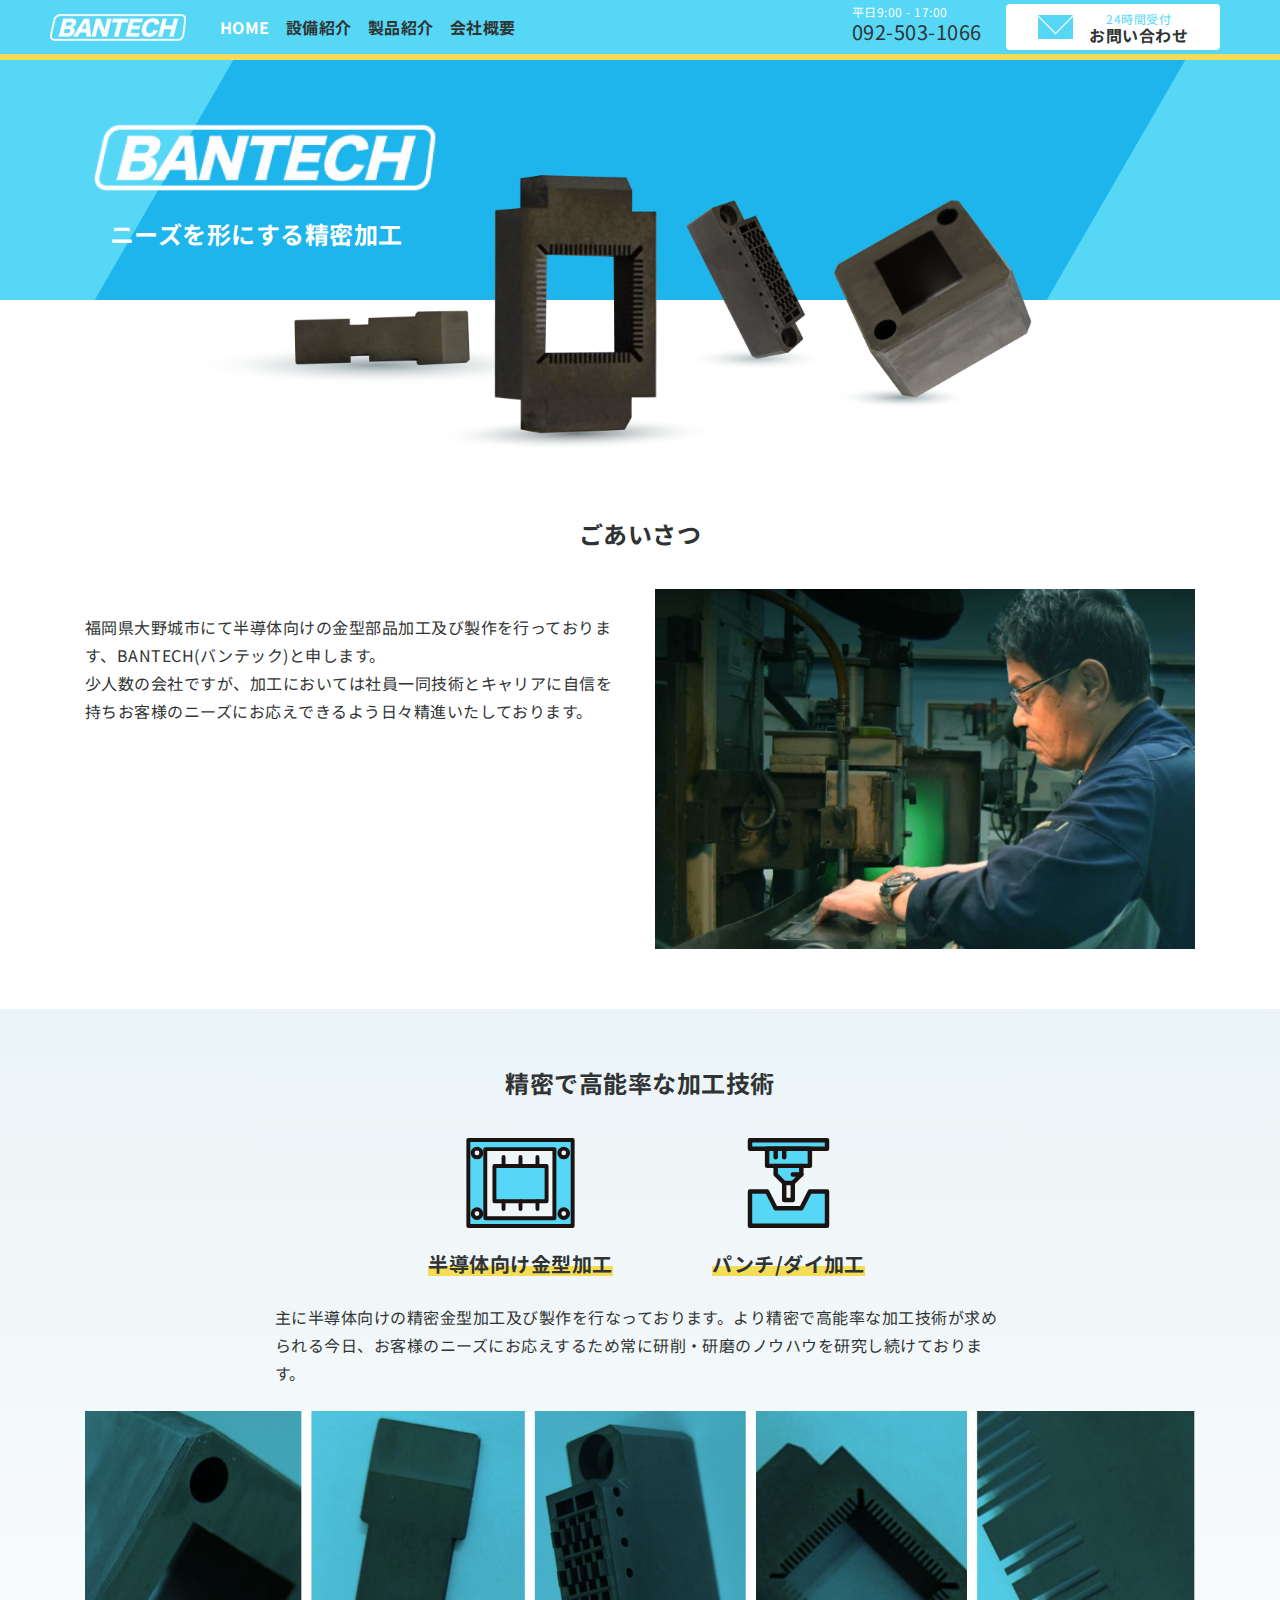
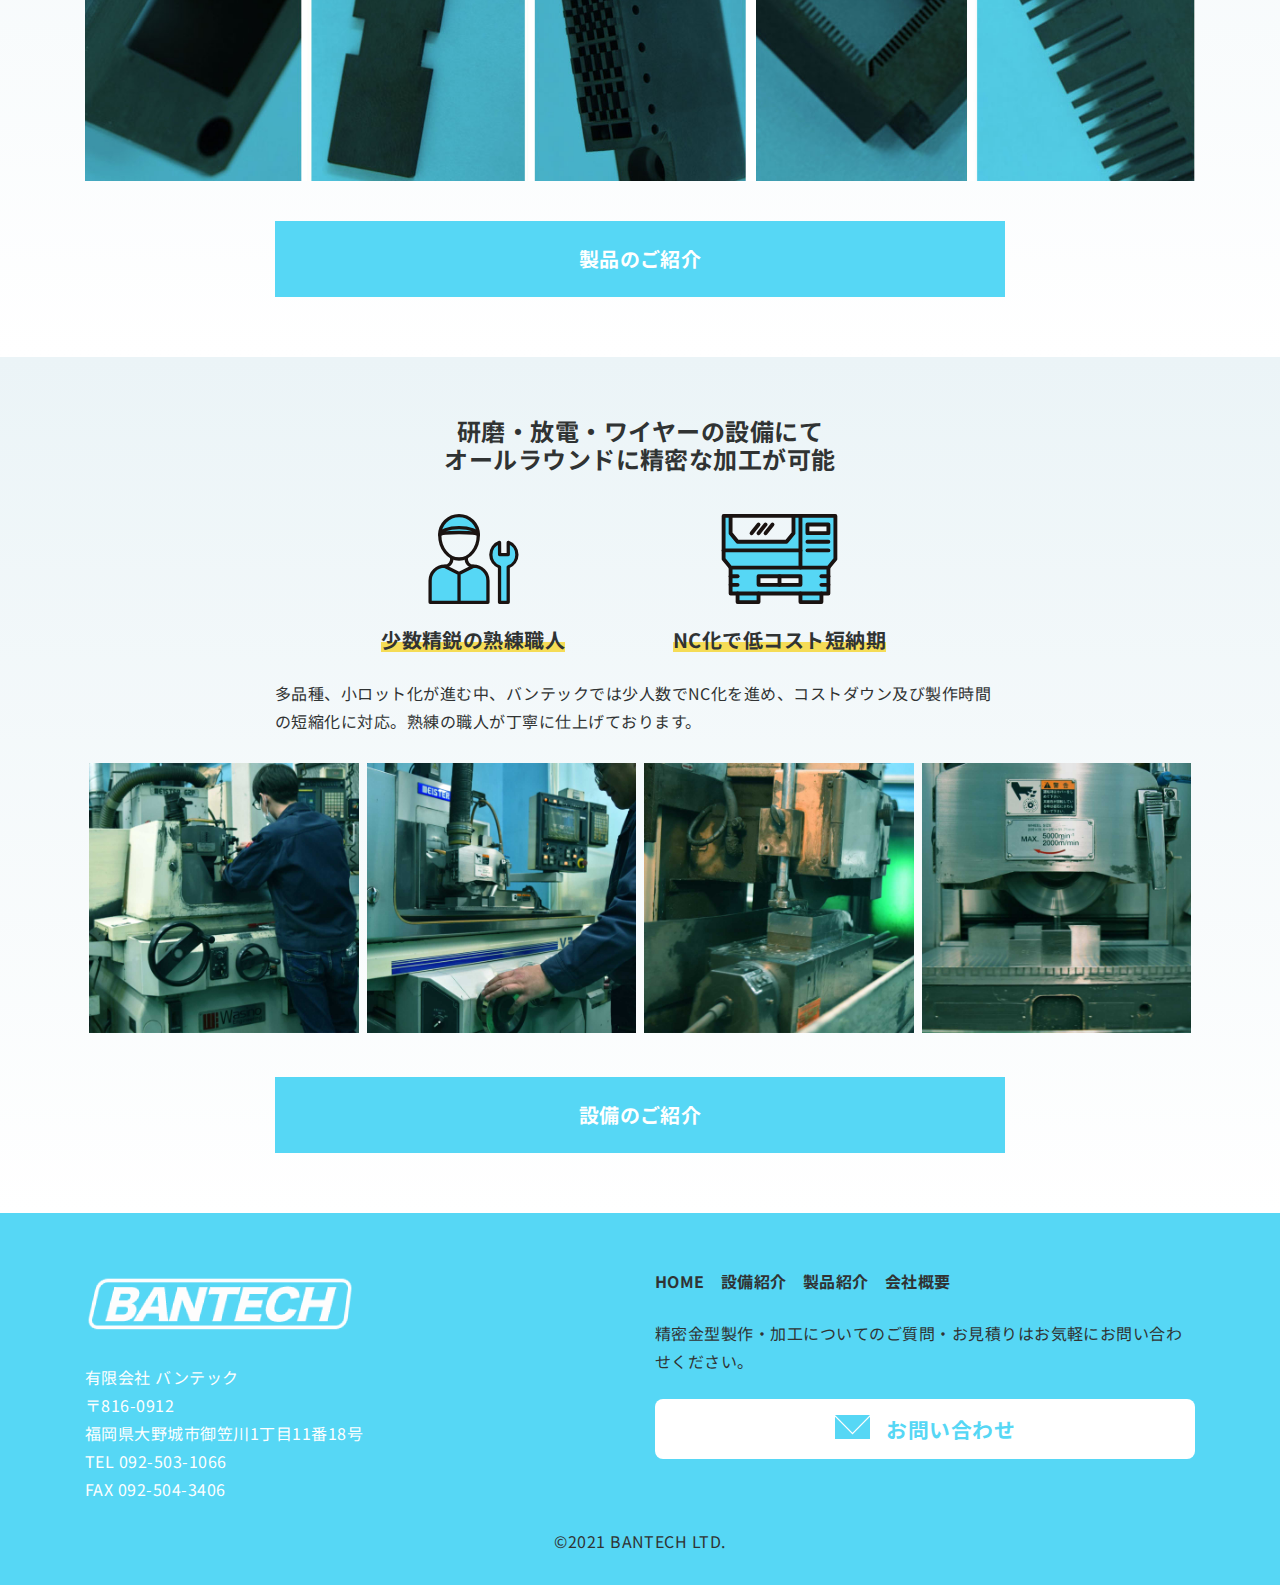
<file: index.html>
<!DOCTYPE html>
<html lang="ja">
    <head>
        <!-- Global site tag (gtag.js) - Google Analytics -->
        <script async src="https://www.googletagmanager.com/gtag/js?id=G-Q1H3HD565G"></script>
        <script>
            window.dataLayer = window.dataLayer || [];
            function gtag(){dataLayer.push(arguments);}
            gtag('js', new Date());
            gtag('config', 'G-Q1H3HD565G');
        </script>
        <meta name="google-site-verification" content="0ElIFGCZyRlmwIi5SnNLTZ-FXx2ceFYCJw8oZu-U47U" />


        <!-- meta -->
        <title>BANTECH-有限会社バンテック | 福岡県大野城市の精密金型製作会社</title>
        <meta name="viewport" content="width=device-width, initial-scale=1">
        <meta name="format-detection" content="telephone=no">
        <meta name="SKYPE_TOOLBAR" content="SKYPE_TOOLBAR_PARSER_COMPATIBLE">
        <meta name="description" content="福岡県大野城市にある、半導体向け金型部品加工、金型製作を行っている会社です。">
        <meta charset="utf-8">

        <!-- Open Graph Tags -->
        <meta property="og:title" content="BANTECH-有限会社バンテック | 福岡県大野城市の精密金型製作会社">
        <meta property="og:type" content="website">
        <meta property="og:site_name" content="BANTECH-有限会社バンテック | 福岡県大野城市の精密金型製作会社">
        <meta property="og:description" content="福岡県大野城市にある、半導体向け金型部品加工、金型製作を行っている会社です。">
        <meta property="og:locale" content="ja_JP">
        <meta name="twitter:text:title" content="BANTECH-有限会社バンテック | 福岡県大野城市の精密金型製作会社">
        <meta name="twitter:card" content="summary">
        <meta name="twitter:description" content="福岡県大野城市にある、半導体向け金型部品加工、金型製作を行っている会社です。">

        <!-- favicon setting -->
        <link rel="shortcut icon" href="https://bantech.jp/res/favicon.ico">
        <link rel="apple-touch-icon" sizes="180x180" href="https://bantech.jp/res/favicon.png">
        <meta name="theme-color" content="#56d7f5">

        <!-- css -->
        <link rel="stylesheet" type="text/css" href="./css/bootstrap.min.css">
        <link rel="stylesheet" type="text/css" href="./css/style.css">
        
        <!-- web-font -->
        <link rel="preconnect" href="https://fonts.googleapis.com">
        <link rel="preconnect" href="https://fonts.gstatic.com" crossorigin>
        <link href="https://fonts.googleapis.com/css2?family=Noto+Sans+JP:wght@400;700;900&display=swap" rel="stylesheet">

    </head>
<body>
    <header id="header">
        <nav id="nav-menu">
            <div class="menu_bar bk_blue">
                <div class="content d-flex flex-row justify-content-between justify-content-lg-start">
                    <div class="logo">
                        <a href="/">
                            <img src="./res/logo.png" alt="BANTECH" />
                        </a>
                    </div>
                    <ul class="d-flex flex-column flex-lg-row align-items-lg-center menu transition">
                        <li class="menu_item active"><a class="color_white" href="/">HOME</a></li>
                        <li class="menu_item"><a class="transition" href="/facilities/">設備紹介</a></li>
                        <li class="menu_item"><a class="transition" href="/products/">製品紹介</a></li>
                        <li class="menu_item"><a class="transition" href="/company/">会社概要</a></li>
                    </ul>
                    <div class="contacts center">
                        <div class="tel d-none d-lg-block">
                            <p class="color_white small">平日9:00 - 17:00</p>
                            <a class="" href="tel:0925031066">092-503-1066</a>
                        </div>
                        <div class="mail">
                            <a class="d-lg-none" href="mailto:bantech@gaea.ocn.jp">
                                <img src="./res/mailicon.svg" alt="mail">
                                <p class="small">お問い合わせ</p>
                            </a>
                            <div class="mailWrap bk_white d-none d-lg-block">
                                <a class="d-flex flex-row justify-content-center align-items-center" href="mailto:bantech@gaea.ocn.jp">
                                    <img src="./res/mailicon_blue.svg" alt="mail">
                                    <div class="d-flex flex-column">
                                        <span class="small color_blue">24時間受付</span>
                                        <p class="center bold">お問い合わせ</p>
                                    </div>
                                </a>
                            </div>
                        </div>
                    </div>
                    <div class="menu_btn d-lg-none">
                        <div id="menu_btn" class="bk_white relative">
                            <span class='menu_line transition'></span>
                            <span class='menu_line transition'></span>
                        </div>
                    </div>
                </div>
            </div>
        </nav>
        <div id="menu_bk" class="transition d-lg-none"></div>
    </header>

    <div id="top_image" class="relative">
        <!-- <img id="mainvisual" src="res/sample_image.jpg" alt="bantech main visual">
        <h1><img src="./res/top_caption@2x.png" alt="ニーズを形にする。"></h1> -->
        <div id="main_visual_bk" class="">
            <div class="bk_blue visual_content">
                <div class="visual1 relative">
                    <div class="skew"></div>
                    <img class="v_logo" src="res/logo.png" alt="bantech logo">
                    <h1 class="bold color_white">ニーズを形にする精密加工</h1>
                </div>
            </div>
        </div>
        <div id="mainvisual" class="center">
            <img src="res/main_products.png" alt="bantech main visual">
        </div>
    </div>

    <section id="greeting">
        <h2 class="center bold">ごあいさつ</h2>
        <div class="container spacer_m">
            <div class="row">
                <div class="col-12 col-lg-6 order-1 order-lg-2"><img src="./res/mrban.jpg" alt=""></div>
                <p class="col-12 col-lg-6 order-2 order-lg-1 spacer_s">福岡県大野城市にて半導体向けの金型部品加工及び製作を行っております、BANTECH(バンテック)と申します。<br />少人数の会社ですが、加工においては社員一同技術とキャリアに自信を持ちお客様のニーズにお応えできるよう日々精進いたしております。</p>
            </div>
        </div>
    </section>

    <section id="product_info" class="bk_gradient">
        <h2 class="center bold">精密で高能率な加工技術</h2>
        <div class="d-flex spacer_m justify-content-md-center">
            <div class="center w-50 iconset">
                <img class="icon" src="res/icon_kanagata.svg" alt="半導体向け金型加工アイコン">
                <h3 class="bold caption spacer_s">半導体向け金型加工</h3>
            </div>
            <div class="center w-50 iconset">
                <img class="icon" src="res/icon_malldie.svg" alt="パンチ/ダイ加工アイコン">
                <h3 class="bold caption spacer_s">パンチ/ダイ加工</h3>
            </div>
        </div>
        <div class="container spacer_s">
            <div class="row">
                <p class="col-12 col-lg-8 offset-lg-2">主に半導体向けの精密金型加工及び製作を行なっております。より精密で高能率な加工技術が求められる今日、お客様のニーズにお応えするため常に研削・研磨のノウハウを研究し続けております。</p>
            </div>
            <div class="row">
                <div class="col-12">
                    <img class="spacer_s" src="res/products.jpg" alt="bantechの製品">
                    <!-- <div class="d-flex flex-row flex-wrap gallery spacer_s"> -->
                        <!-- <img src="res/products.jpg" alt="bantechの製品"> -->
                        <!-- <img class="w-50" src="res/product1.jpg" alt="product1">
                        <img class="w-50" src="res/product2.jpg" alt="product2">
                        <img class="w-50" src="res/product3.jpg" alt="product3">
                        <img class="w-50" src="res/product4.jpg" alt="product4"> -->
                    <!-- </div> -->
                </div>
            </div>
            <div class="row">
                <div class="col-12 col-lg-8 offset-lg-2">
                    <div class="btn_ bk_blue center spacer_m">
                        <a class="bold color_white" href="/products/">製品のご紹介</a>
                    </div>
                </div>
            </div>
        </div>
    </section>

    <section id="facility_info" class="bk_gradient">
        <h2 class="center bold">研磨・放電・ワイヤーの設備にて<br />オールラウンドに精密な加工が可能</h2>
        <div class="d-flex spacer_m justify-content-md-center">
            <div class="center w-50 iconset">
                <img class="icon" src="res/icon_syokunin.svg" alt="熟練職人アイコン">
                <h3 class="bold caption spacer_s">少数精鋭の熟練職人</h3>
            </div>
            <div class="center w-50 iconset">
                <img class="icon" src="res/icon_nc.svg" alt="NCアイコン">
                <h3 class="bold caption spacer_s">NC化で低コスト短納期</h3>
            </div>
        </div>
        <div class="container spacer_s">
            <div class="row">
                <p class="col-12 col-lg-8 offset-lg-2">多品種、小ロット化が進む中、バンテックでは少人数でNC化を進め、コストダウン及び製作時間の短縮化に対応。熟練の職人が丁寧に仕上げております。</p>
            </div>
            <div class="row">
                <div class="col-12">
                    <div class="d-flex flex-row flex-wrap gallery spacer_s">
                        <img class="w-50" src="res/facility2.jpg" alt="facility1">
                        <img class="w-50" src="res/facility3.jpg" alt="facility2">
                        <img class="w-50" src="res/facility4.jpg" alt="facility3">
                        <img class="w-50" src="res/facility5.jpg" alt="facility4">
                    </div>
                </div>
            </div>
            <div class="row">
                <div class="col-12 col-lg-8 offset-lg-2">
                    <div class="btn_ bk_blue center spacer_m">
                        <a class="bold color_white" href="/facilities/">設備のご紹介</a>
                    </div>
                </div>
            </div>
        </div>
    </section>

    <footer class="bk_blue">
        <div class="container">
            <div class="row">
                <div class="col-12 col-lg-6 spacer_s">
                    <a href="/"><img class="logo" src="./res/logo.png" alt="BANTECH"></a>
                    <p class='color_white spacer_s'>有限会社 バンテック</p>
                    <p class='color_white'>〒816-0912</p>
                    <p class='color_white'>福岡県大野城市御笠川1丁目11番18号</p>
                    <p class='color_white'>TEL 092-503-1066</p>
                    <p class='color_white'>FAX 092-504-3406</p>
                </div>
                <div class="col-12 col-lg-6 spacer_s">
                    <ul class="footernav d-flex flex-row align-items-center">
                        <li class="menu_item"><a class="bold" href="/">HOME</a></li>
                        <li class="menu_item"><a class="bold" href="/facilities/">設備紹介</a></li>
                        <li class="menu_item"><a class="bold" href="/products/">製品紹介</a></li>
                        <li class="menu_item"><a class="bold" href="/company/">会社概要</a></li>
                    </ul>
                    <p class="spacer_s">精密金型製作・加工についてのご質問・お見積りはお気軽にお問い合わせください。</p>
                    <div class="mailbox bk_white spacer_s">
                        <a class="d-flex justify-content-center" href="mailto:bantech@gaea.ocn.jp">
                            <img src="./res/mailicon_blue.svg" alt="mail">
                            <p class="color_blue bold">お問い合わせ</p>
                        </a>
                    </div>
                </div>
            </div>
        </div>
	    <p id="copyright" class="spacer_s center">&copy;2021 BANTECH LTD.</p><!-- copyright -->
    </footer>

    <!-- js -->
    <script type="text/javascript" src="./js/jquery.min.js"></script>
    <script type="text/javascript" src="./js/bootstrap.min.js"></script>
    <script type="text/javascript" src="./js/controller.js"></script>
</body>
</html>
</file>
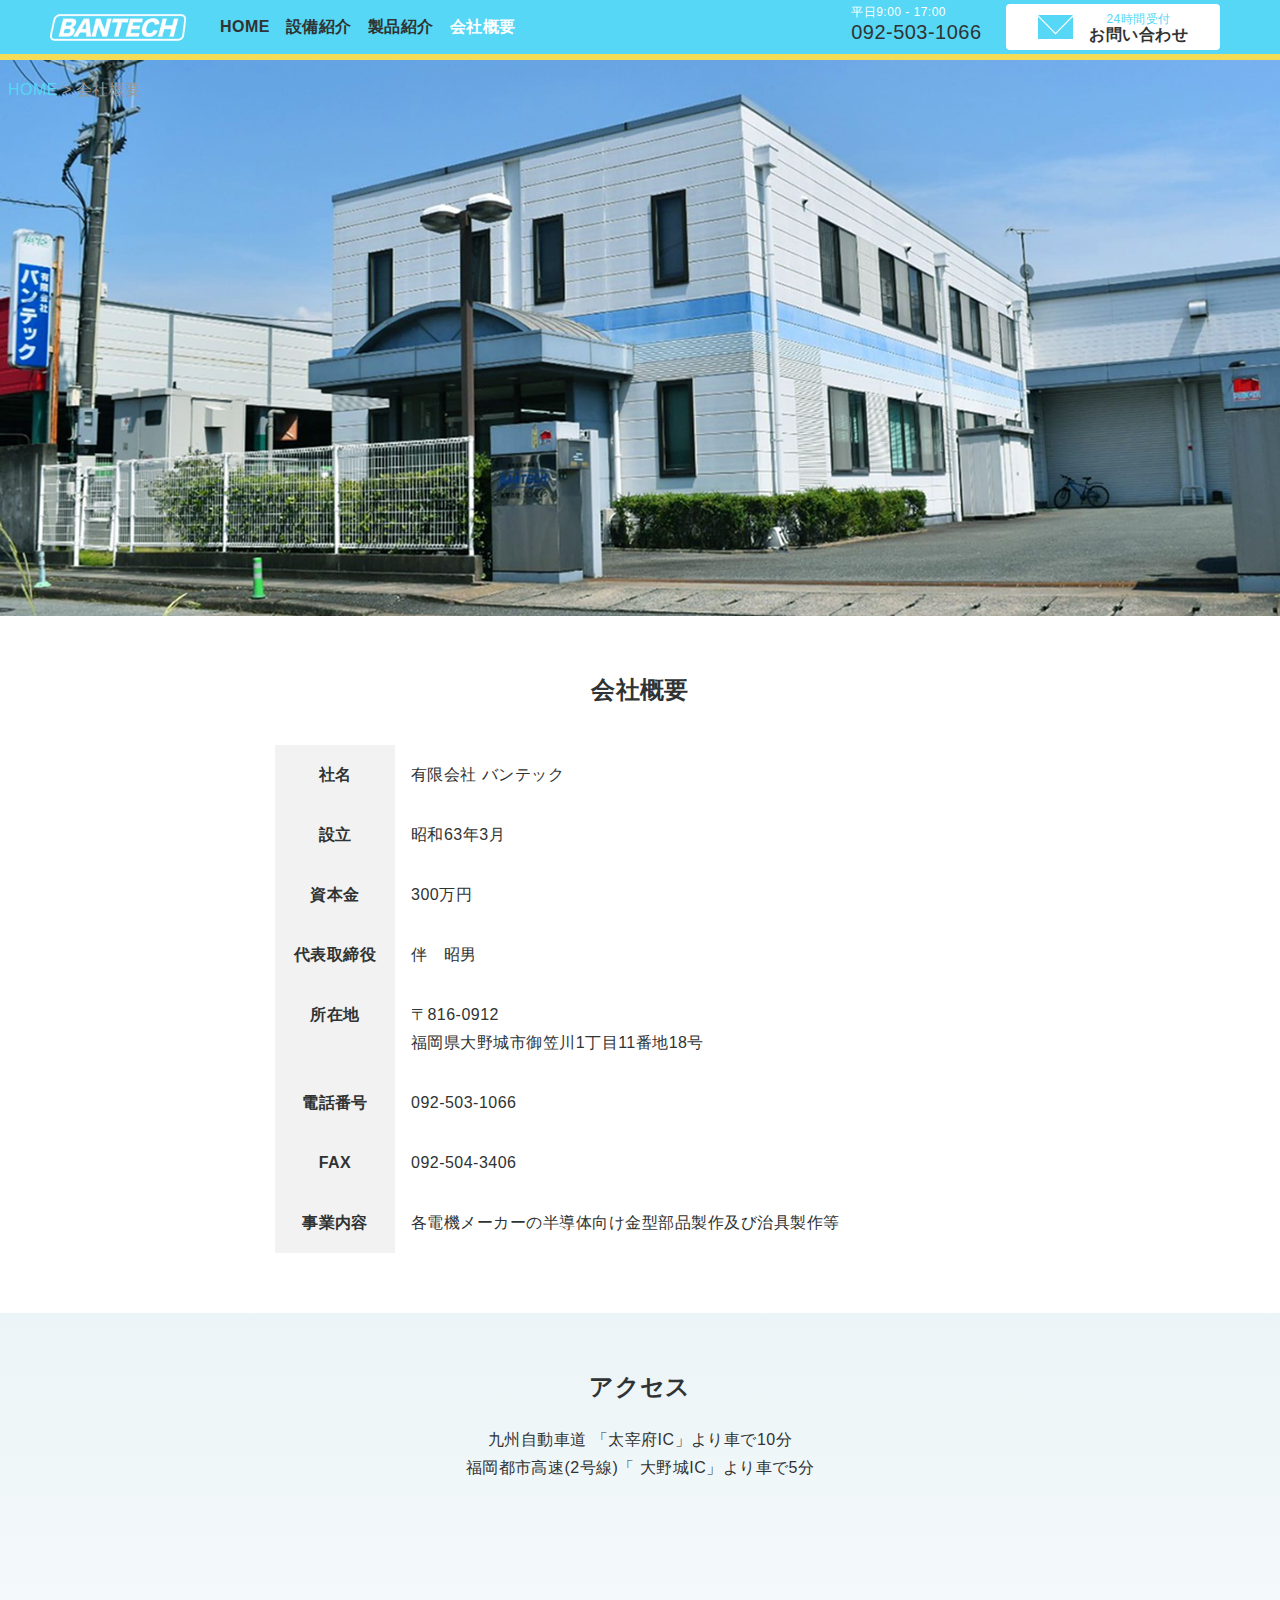
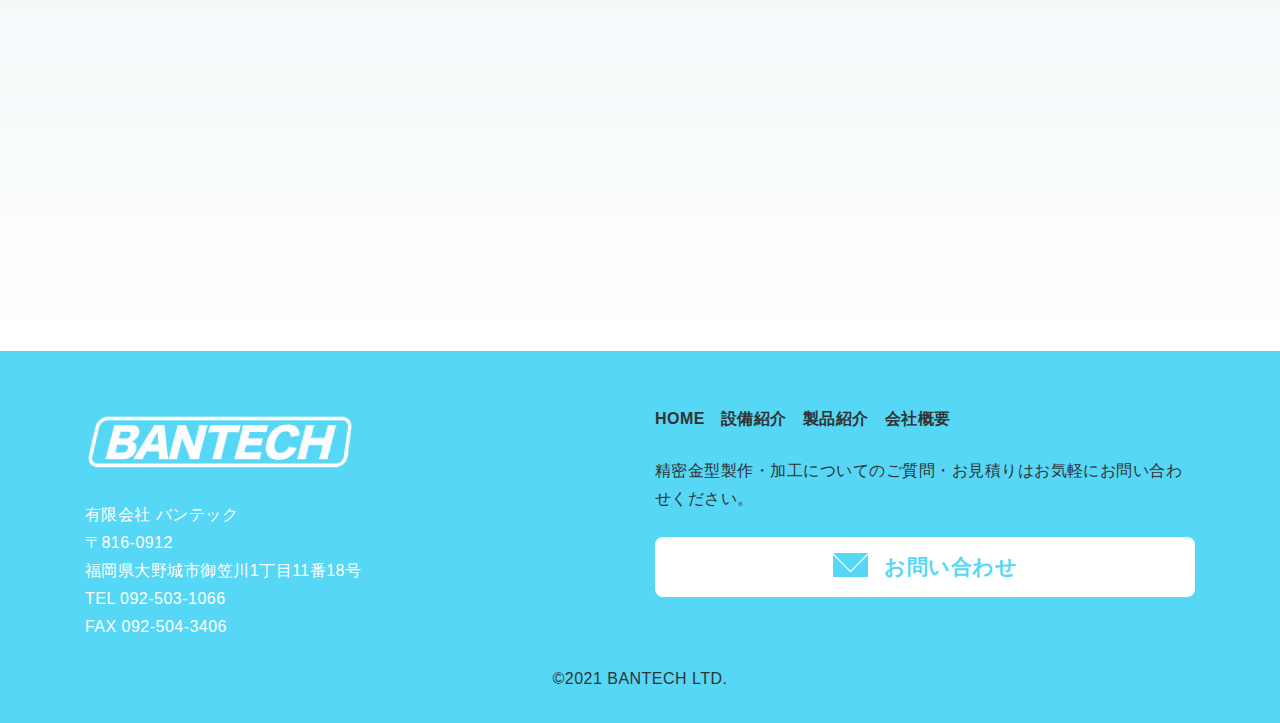
<file: company/index.html>
<!DOCTYPE html>
<html lang="ja">
    <head>
        <!-- Global site tag (gtag.js) - Google Analytics -->
        <script async src="https://www.googletagmanager.com/gtag/js?id=G-Q1H3HD565G"></script>
        <script>
            window.dataLayer = window.dataLayer || [];
            function gtag(){dataLayer.push(arguments);}
            gtag('js', new Date());
            gtag('config', 'G-Q1H3HD565G');
        </script>
        <meta name="google-site-verification" content="0ElIFGCZyRlmwIi5SnNLTZ-FXx2ceFYCJw8oZu-U47U" />

        <!-- meta -->
        <title>会社概要 | BANTECH-有限会社バンテック | 福岡県大野城市の精密金型製作会社</title>
        <meta name="viewport" content="width=device-width, initial-scale=1">
        <meta name="format-detection" content="telephone=no">
        <meta name="SKYPE_TOOLBAR" content="SKYPE_TOOLBAR_PARSER_COMPATIBLE">
        <meta name="description" content="会社概要をご紹介するページです。弊社は福岡県大野城市にある、半導体向け金型部品加工、金型製作を行っている会社です。">
        <meta charset="utf-8">

        <!-- Open Graph Tags -->
        <meta property="og:title" content="BANTECH-有限会社バンテック | 福岡県大野城市の精密金型製作会社">
        <meta property="og:type" content="website">
        <meta property="og:site_name" content="BANTECH-有限会社バンテック | 福岡県大野城市の精密金型製作会社">
        <meta property="og:description" content="福岡県大野城市にある、半導体向け金型部品加工、金型製作を行っている会社です。">
        <meta property="og:locale" content="ja_JP">
        <meta name="twitter:text:title" content="BANTECH-有限会社バンテック | 福岡県大野城市の精密金型製作会社">
        <meta name="twitter:card" content="summary">
        <meta name="twitter:description" content="福岡県大野城市にある、半導体向け金型部品加工、金型製作を行っている会社です。">

        <!-- favicon setting -->
        <link rel="shortcut icon" href="https://bantech.jp/res/favicon.ico">
        <link rel="apple-touch-icon" sizes="180x180" href="https://bantech.jp/res/favicon.png">
        <meta name="theme-color" content="#56d7f5">

        <!-- css -->
        <link rel="stylesheet" type="text/css" href="../css/bootstrap.min.css">
        <link rel="stylesheet" type="text/css" href="../css/style.css">
        
        <!-- web-font -->

    </head>
<body>
    <header id="header">
        <nav id="nav-menu">
            <div class="menu_bar bk_blue">
                <div class="content d-flex flex-row justify-content-between justify-content-lg-start">
                    <div class="logo">
                        <a href="/"><img src="../res/logo.png" alt="BANTECH" /></a>
                    </div>
                    <ul class="d-flex flex-column flex-lg-row align-items-lg-center menu transition">
                        <li class="menu_item"><a class="transition" href="/">HOME</a></li>
                        <li class="menu_item"><a class="transition" href="/facilities/">設備紹介</a></li>
                        <li class="menu_item"><a class="transition" href="/products/">製品紹介</a></li>
                        <li class="menu_item active"><a class="color_white" href="/company/">会社概要</a></li>
                    </ul>
                    <div class="contacts center">
                        <div class="tel d-none d-lg-block">
                            <p class="color_white small">平日9:00 - 17:00</p>
                            <a class="" href="tel:0925031066">092-503-1066</a>
                        </div>
                        <div class="mail">
                            <a class="d-lg-none" href="mailto:bantech@gaea.ocn.jp">
                                <img src="../res/mailicon.svg" alt="mail">
                                <p class="small">お問い合わせ</p>
                            </a>
                            <div class="mailWrap bk_white d-none d-lg-block">
                                <a class="d-flex flex-row justify-content-center align-items-center" href="mailto:bantech@gaea.ocn.jp">
                                    <img src="../res/mailicon_blue.svg" alt="mail">
                                    <div class="d-flex flex-column">
                                        <span class="small color_blue">24時間受付</span>
                                        <p class="center bold">お問い合わせ</p>
                                    </div>
                                </a>
                            </div>
                        </div>
                    </div>
                    <div class="menu_btn d-lg-none">
                        <div id="menu_btn" class="bk_white relative">
                            <span class='menu_line transition'></span>
                            <span class='menu_line transition'></span>
                        </div>
                    </div>
                </div>
            </div>
        </nav>
        <div id="menu_bk" class="transition d-lg-none"></div>
    </header>

    <nav class="breadcrumbs">
        <ol class="d-flex flex-row">
            <li><a class="color_blue" href="/">HOME</a></li>
            <li>会社概要</li>
        </ol>
    </nav>

    <div class="company_image">
        <img src="../res/company.jpg">
    </div>

    <section id="greeting" class="company bk_white">
        <h1 class="center bold">会社概要</h1>
        
        <div class="container spacer_m">
            <div class="row">
                <div class="col-12 col-xl-8 offset-xl-2">
                    <table class="company_info">
                        <tbody>
                            <tr>
                                <th>社名</th>
                                <td>有限会社 バンテック</td>
                            </tr>
                            <tr>
                                <th>設立</th>
                                <td>昭和63年3月</td>
                            </tr>
                            <tr>
                                <th>資本金</th>
                                <td>300万円</td>
                            </tr>
                            <tr>
                                <th>代表取締役</th>
                                <td>伴　昭男</td>
                            </tr>
                            <tr>
                                <th>所在地</th>
                                <td>〒816-0912<br />福岡県大野城市御笠川1丁目11番地18号</td>
                            </tr>
                            <tr>
                                <th>電話番号</th>
                                <td>092-503-1066</td>
                            </tr>
                            <tr>
                                <th>FAX</th>
                                <td>092-504-3406</td>
                            </tr>
                            <tr>
                                <th>事業内容</th>
                                <td>各電機メーカーの半導体向け金型部品製作及び治具製作等</td>
                            </tr>
                        </tbody>
                    </table>
                </div>
            </div>
        </div>
    </section>

    <section class="bk_gradient">
        <div class="container">
            <div class="row">
                <div class="col-12">
                    <h2 class="bold center">アクセス</h2>
                </div>
                <div class="col-12 spacer_s">
                    <p class="center">九州自動車道 「太宰府IC」より車で10分<br />福岡都市高速(2号線)「 大野城IC」より車で5分</p>
                </div>
                <div class="col-12 spacer_m">
                    <iframe src="https://www.google.com/maps/embed?pb=!1m18!1m12!1m3!1d3325.169219218526!2d130.47665731446216!3d33.548979451531395!2m3!1f0!2f0!3f0!3m2!1i1024!2i768!4f13.1!3m3!1m2!1s0x35419a8713cadb65%3A0x7105bd55b5869f64!2z77yI5pyJ77yJ44OQ44Oz44OG44OD44Kv!5e0!3m2!1sja!2sjp!4v1629878059548!5m2!1sja!2sjp" style="border:0; width:100%; height: 40vh; max-height: 600px;" allowfullscreen="true" loading="lazy"></iframe>
                </div>
            </div>
        </div>
    </section>

    <footer class="bk_blue">
        <div class="container">
            <div class="row">
                <div class="col-12 col-lg-6 spacer_s">
                    <a href="/"><img class="logo" src="../res/logo.png" alt="BANTECH" /></a>
                    <p class='color_white spacer_s'>有限会社 バンテック</p>
                    <p class='color_white'>〒816-0912</p>
                    <p class='color_white'>福岡県大野城市御笠川1丁目11番18号</p>
                    <p class='color_white'>TEL 092-503-1066</p>
                    <p class='color_white'>FAX 092-504-3406</p>
                </div>
                <div class="col-12 col-lg-6 spacer_s">
                    <ul class="footernav d-flex flex-row align-items-center">
                        <li class="menu_item"><a class="bold" href="/">HOME</a></li>
                        <li class="menu_item"><a class="bold" href="/facilities/">設備紹介</a></li>
                        <li class="menu_item"><a class="bold" href="/products/">製品紹介</a></li>
                        <li class="menu_item"><a class="bold" href="/company/">会社概要</a></li>
                    </ul>
                    <p class="spacer_s">精密金型製作・加工についてのご質問・お見積りはお気軽にお問い合わせください。</p>
                    <div class="mailbox bk_white spacer_s">
                        <a class="d-flex justify-content-center" href="mailto:bantech@gaea.ocn.jp">
                            <img src="../res/mailicon_blue.svg" alt="mail">
                            <p class="color_blue bold">お問い合わせ</p>
                        </a>
                    </div>
                </div>
            </div>
        </div>
	    <p id="copyright" class="spacer_s center">&copy;2021 BANTECH LTD.</p><!-- copyright -->
    </footer>

    <!-- js -->
    <script type="text/javascript" src="../js/jquery.min.js"></script>
    <script type="text/javascript" src="../js/bootstrap.min.js"></script>
    <script type="text/javascript" src="../js/controller.js"></script>
</body>
</html>
</file>
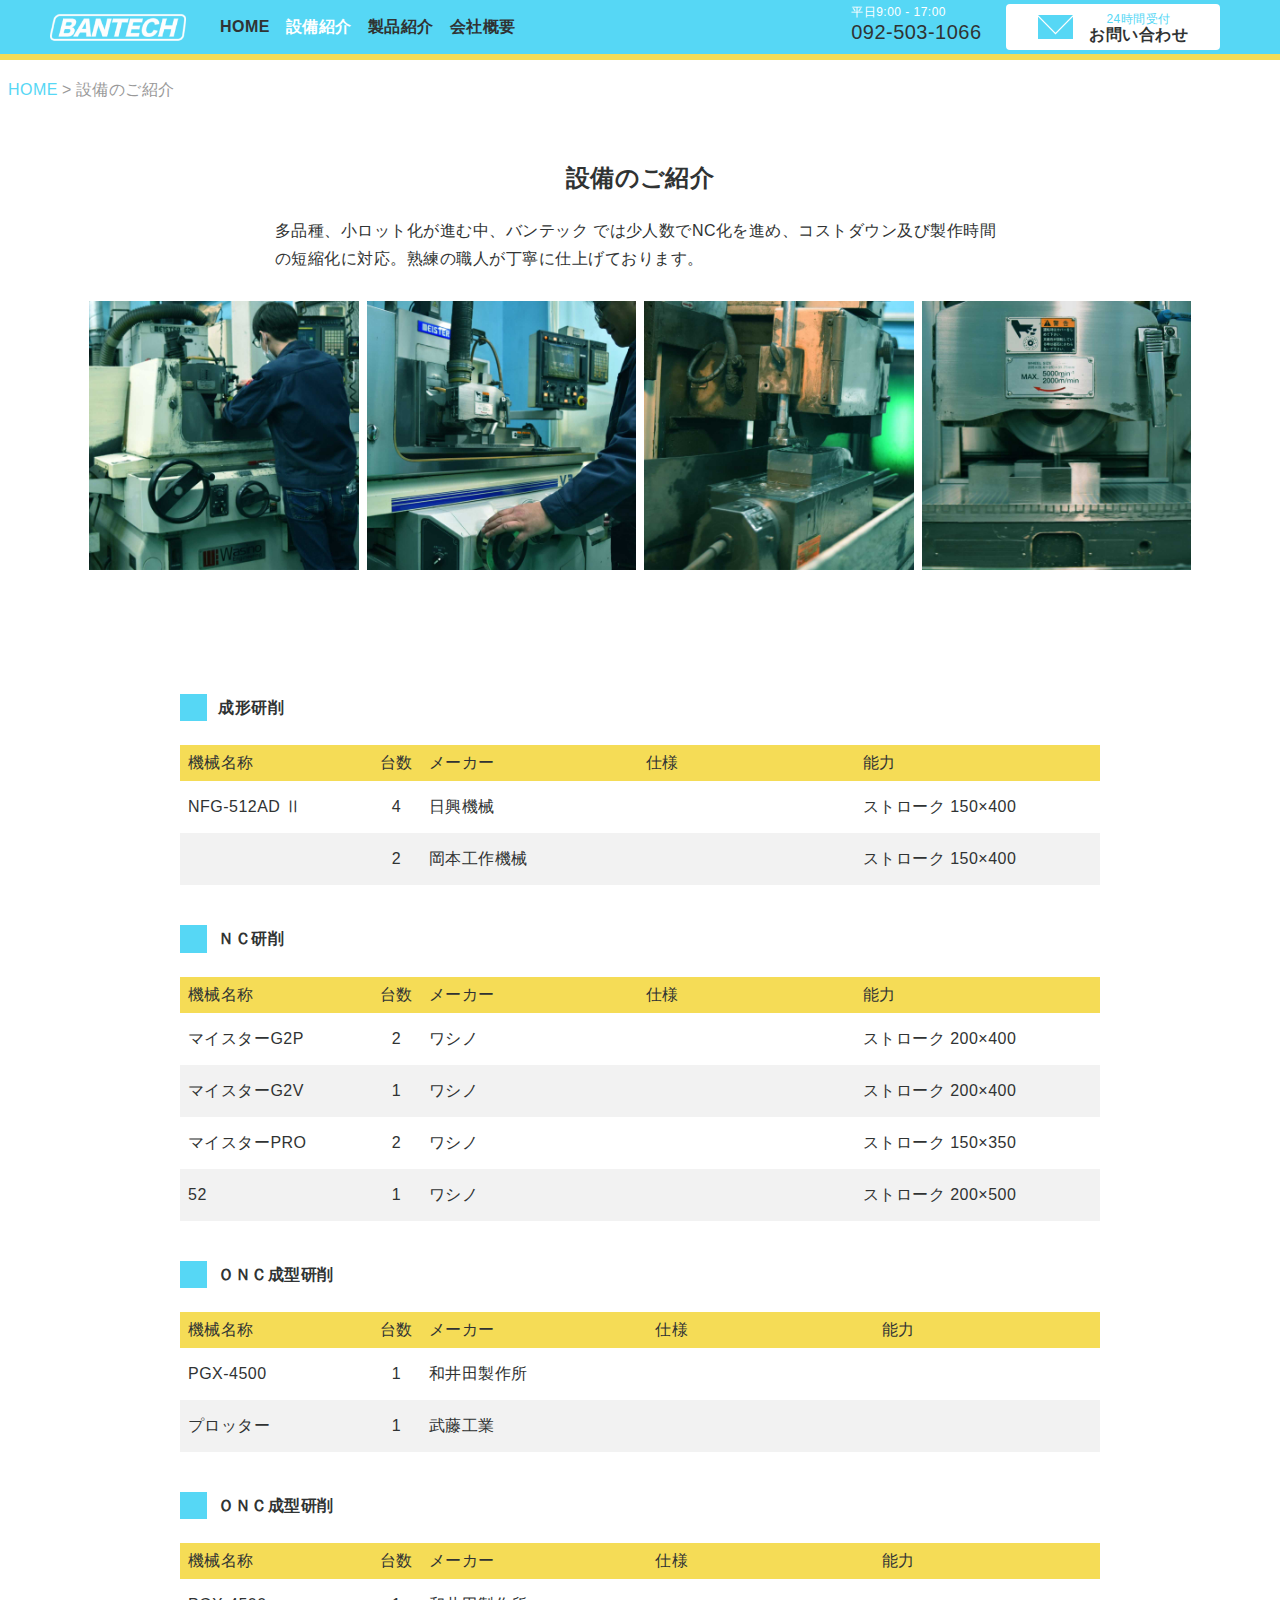
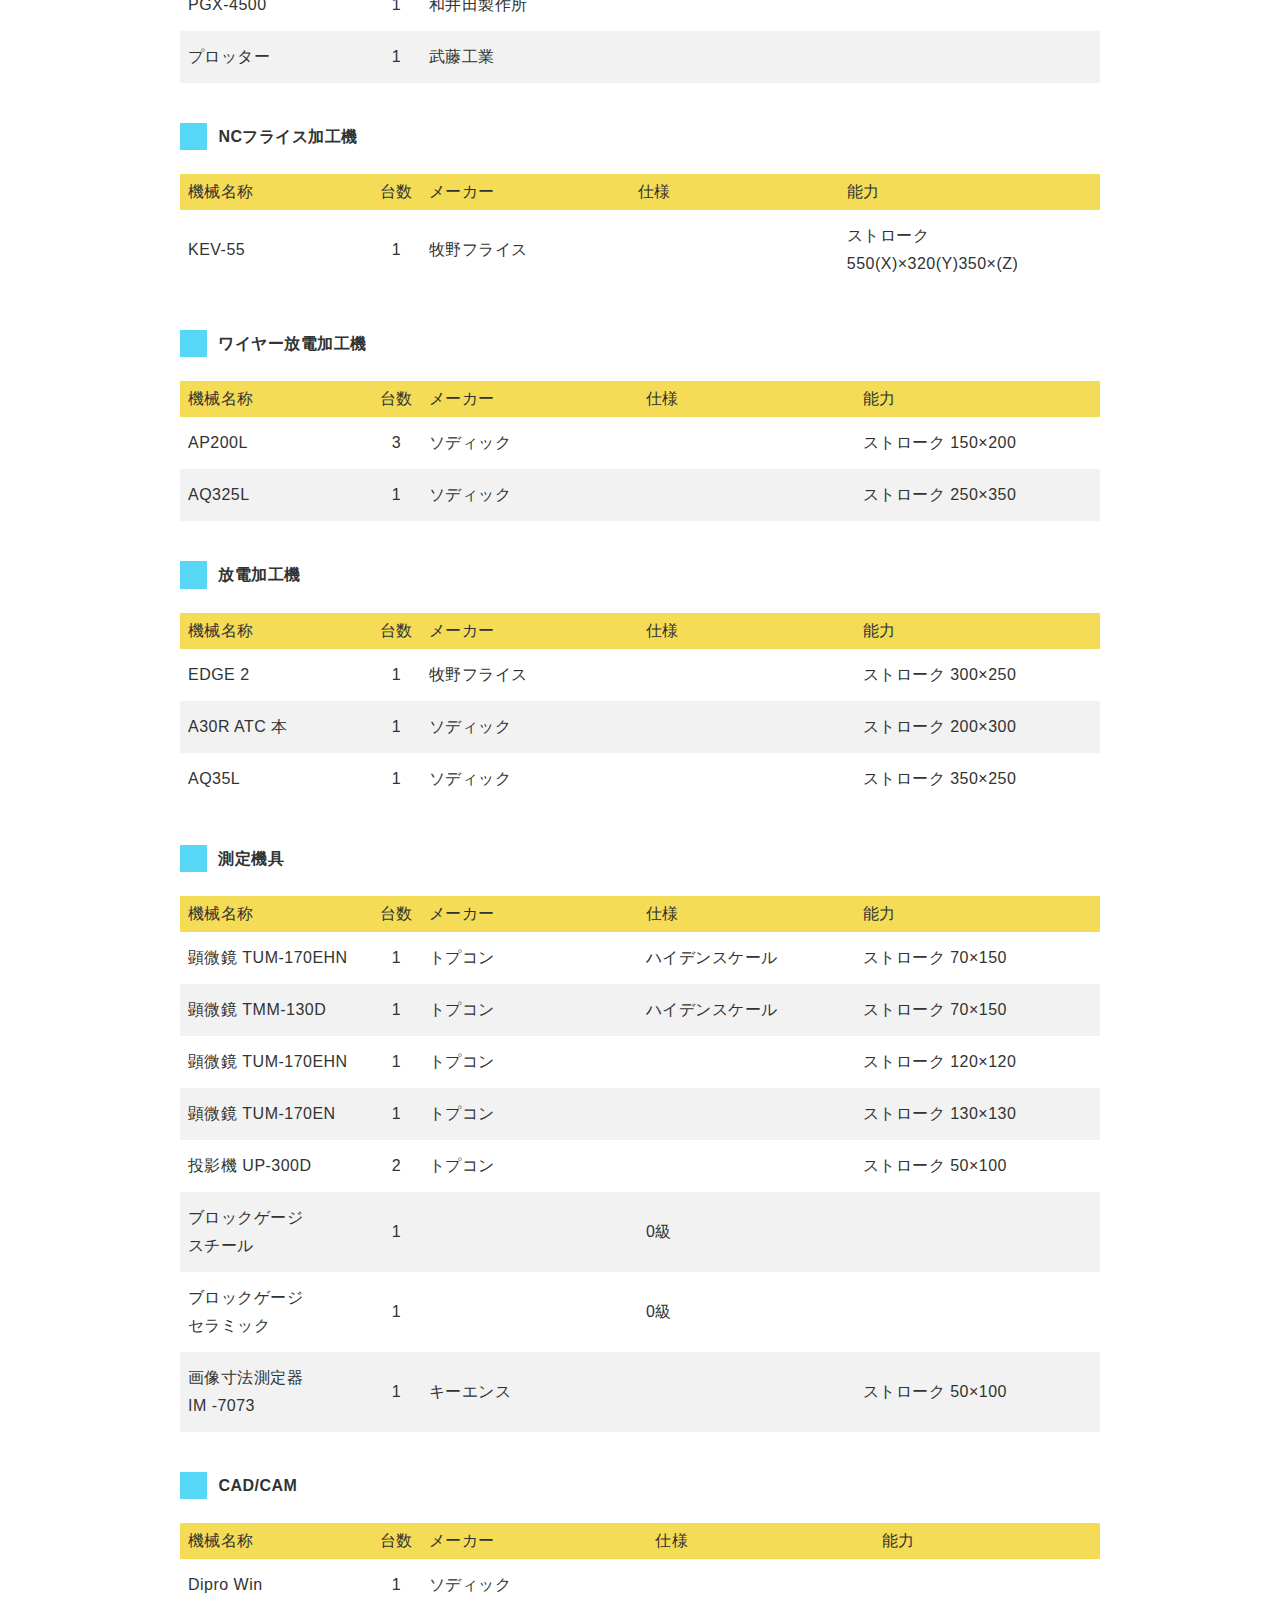
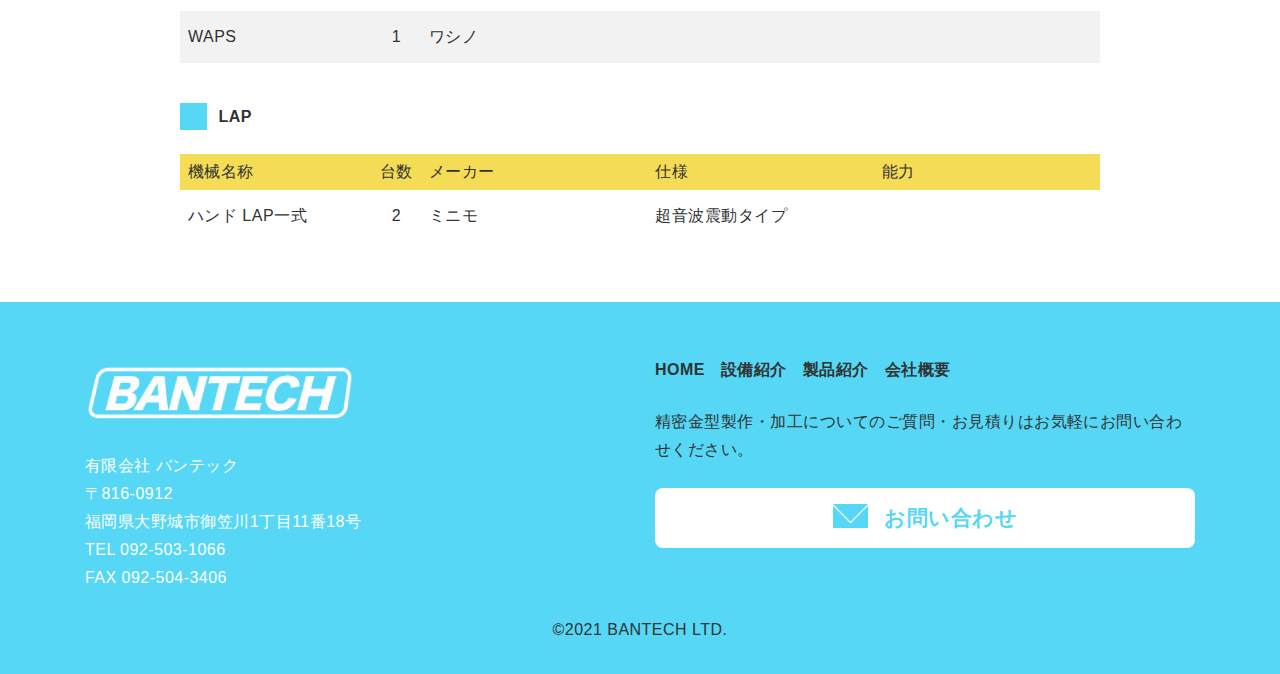
<file: facilities/index.html>
<!DOCTYPE html>
<html lang="ja">
    <head>
        <!-- Global site tag (gtag.js) - Google Analytics -->
        <script async src="https://www.googletagmanager.com/gtag/js?id=G-Q1H3HD565G"></script>
        <script>
            window.dataLayer = window.dataLayer || [];
            function gtag(){dataLayer.push(arguments);}
            gtag('js', new Date());
            gtag('config', 'G-Q1H3HD565G');
        </script>
        <meta name="google-site-verification" content="0ElIFGCZyRlmwIi5SnNLTZ-FXx2ceFYCJw8oZu-U47U" />

        <!-- meta -->
        <title>設備のご紹介 | BANTECH-有限会社バンテック | 福岡県大野城市の精密金型製作会社</title>
        <meta name="viewport" content="width=device-width, initial-scale=1">
        <meta name="format-detection" content="telephone=no">
        <meta name="SKYPE_TOOLBAR" content="SKYPE_TOOLBAR_PARSER_COMPATIBLE">
        <meta name="description" content="設備についてご紹介するページです。弊社は福岡県大野城市にある、半導体向け金型部品加工、金型製作を行っている会社です。">
        <meta charset="utf-8">

        <!-- Open Graph Tags -->
        <meta property="og:title" content="BANTECH-有限会社バンテック | 福岡県大野城市の精密金型製作会社">
        <meta property="og:type" content="website">
        <meta property="og:site_name" content="BANTECH-有限会社バンテック | 福岡県大野城市の精密金型製作会社">
        <meta property="og:description" content="福岡県大野城市にある、半導体向け金型部品加工、金型製作を行っている会社です。">
        <meta property="og:locale" content="ja_JP">
        <meta name="twitter:text:title" content="BANTECH-有限会社バンテック | 福岡県大野城市の精密金型製作会社">
        <meta name="twitter:card" content="summary">
        <meta name="twitter:description" content="福岡県大野城市にある、半導体向け金型部品加工、金型製作を行っている会社です。">

        <!-- favicon setting -->
        <link rel="shortcut icon" href="https://bantech.jp/res/favicon.ico">
        <link rel="apple-touch-icon" sizes="180x180" href="https://bantech.jp/res/favicon.png">
        <meta name="theme-color" content="#56d7f5">

        <!-- css -->
        <link rel="stylesheet" type="text/css" href="../css/bootstrap.min.css">
        <link rel="stylesheet" type="text/css" href="../css/style.css">
        
        <!-- web-font -->

    </head>
<body>
    <header id="header">
        <nav id="nav-menu">
            <div class="menu_bar bk_blue">
                <div class="content d-flex flex-row justify-content-between justify-content-lg-start">
                    <div class="logo">
                        <a href="/"><img src="../res/logo.png" alt="BANTECH" /></a>
                    </div>
                    <ul class="d-flex flex-column flex-lg-row align-items-lg-center menu transition">
                        <li class="menu_item"><a class="transition" href="/">HOME</a></li>
                        <li class="menu_item active"><a class="color_white" href="/facilities/">設備紹介</a></li>
                        <li class="menu_item"><a class="transition" href="/products/">製品紹介</a></li>
                        <li class="menu_item"><a class="transition" href="/company/">会社概要</a></li>
                    </ul>
                    <div class="contacts center">
                        <div class="tel d-none d-lg-block">
                            <p class="color_white small">平日9:00 - 17:00</p>
                            <a class="" href="tel:0925031066">092-503-1066</a>
                        </div>
                        <div class="mail">
                            <a class="d-lg-none" href="mailto:bantech@gaea.ocn.jp">
                                <img src="../res/mailicon.svg" alt="mail">
                                <p class="small">お問い合わせ</p>
                            </a>
                            <div class="mailWrap bk_white d-none d-lg-block">
                                <a class="d-flex flex-row justify-content-center align-items-center" href="mailto:bantech@gaea.ocn.jp">
                                    <img src="../res/mailicon_blue.svg" alt="mail">
                                    <div class="d-flex flex-column">
                                        <span class="small color_blue">24時間受付</span>
                                        <p class="center bold">お問い合わせ</p>
                                    </div>
                                </a>
                            </div>
                        </div>
                    </div>
                    <div class="menu_btn d-lg-none">
                        <div id="menu_btn" class="bk_white relative">
                            <span class='menu_line transition'></span>
                            <span class='menu_line transition'></span>
                        </div>
                    </div>
                </div>
            </div>
        </nav>
        <div id="menu_bk" class="transition d-lg-none"></div>
    </header>

    <nav class="breadcrumbs">
        <ol class="d-flex flex-row">
            <li><a class="color_blue" href="/">HOME</a></li>
            <li>設備のご紹介</li>
        </ol>
    </nav>

    <section id="greeting">
        <h1 class="center bold">設備のご紹介</h1>
        <div class="container">
            <div class="row">
                <p class="col-12 col-xl-8 offset-xl-2 spacer_s">多品種、小ロット化が進む中、バンテック では少人数でNC化を進め、コストダウン及び製作時間の短縮化に対応。熟練の職人が丁寧に仕上げております。</p>
            </div>
            <div class="row spacer_s">
                <div class="col-12">
                    <div class="d-flex flex-row flex-wrap gallery">
                        <img class="w-50" src="../res/facility2.jpg" alt="facility1">
                        <img class="w-50" src="../res/facility3.jpg" alt="facility2">
                        <img class="w-50" src="../res/facility4.jpg" alt="facility3">
                        <img class="w-50" src="../res/facility5.jpg" alt="facility4">
                    </div>
                </div>
            </div>
        </div>
    </section>

    <section id="facilitiy_info" class="">
        <div class="container">
            <div class="row">
                <div class="col-12 col-xl-10 offset-xl-1 d-flex flex-row align-items-center table_title">
                    <div class="bk_blue eyecatch"></div>
                    <h2 class="bold">成形研削</h2>
                </div>
                <div class="col-12 col-xl-10 offset-xl-1">
                    <div class="spacer_s tablewrap">
                    <table class="">
                        <thead class="bk_yellow">
                            <tr>
                                <th>機械名称</th>
                                <th class="center">台数</th>
                                <th>メーカー</th>
                                <th>仕様</th>
                                <th>能力</th>
                            </tr>
                        </thead>
                        <tbody>
                            <tr>
                                <td>NFG-512AD Ⅱ</td>
                                <td class="center">4</td>
                                <td>日興機械</td>
                                <td></td>
                                <td>ストローク 150×400</td>
                            </tr>
                            <tr>
                                <td></td>
                                <td class="center">2</td>
                                <td>岡本工作機械</td>
                                <td></td>
                                <td>ストローク 150×400</td>
                            </tr>
                        </tbody>
                    </table>
                    </div>
                </div>
            </div>
            <div class="row spacer_m">
                <div class="col-12 col-xl-10 offset-xl-1 d-flex flex-row align-items-center table_title">
                    <div class="bk_blue eyecatch"></div>
                    <h2 class="bold">ＮＣ研削</h2>
                </div>
                <div class="col-12 col-xl-10 offset-xl-1">
                    <div class="spacer_s tablewrap">
                    <table class="">
                        <thead class="bk_yellow">
                            <tr>
                                <th>機械名称</th>
                                <th class="center">台数</th>
                                <th>メーカー</th>
                                <th>仕様</th>
                                <th>能力</th>
                            </tr>
                        </thead>
                        <tbody>
                            <tr>
                                <td>マイスターG2P</td>
                                <td class="center">2</td>
                                <td>ワシノ</td>
                                <td></td>
                                <td>ストローク 200×400</td>
                            </tr>
                            <tr>
                                <td>マイスターG2V</td>
                                <td class="center">1</td>
                                <td>ワシノ</td>
                                <td></td>
                                <td>ストローク 200×400</td>
                            </tr>
                            <tr>
                                <td>マイスターPRO</td>
                                <td class="center">2</td>
                                <td>ワシノ</td>
                                <td></td>
                                <td>ストローク 150×350</td>
                            </tr>
                            <tr>
                                <td>52</td>
                                <td class="center">1</td>
                                <td>ワシノ</td>
                                <td></td>
                                <td>ストローク 200×500</td>
                            </tr>
                        </tbody>
                    </table>
                    </div>
                </div>
            </div>
            <div class="row spacer_m">
                <div class="col-12 col-xl-10 offset-xl-1 d-flex flex-row align-items-center table_title">
                    <div class="bk_blue eyecatch"></div>
                    <h2 class="bold">ＯＮＣ成型研削</h2>
                </div>
                <div class="col-12 col-xl-10 offset-xl-1">
                    <div class="spacer_s tablewrap">
                    <table class="">
                        <thead class="bk_yellow">
                            <tr>
                                <th>機械名称</th>
                                <th class="center">台数</th>
                                <th>メーカー</th>
                                <th>仕様</th>
                                <th>能力</th>
                            </tr>
                        </thead>
                        <tbody>
                            <tr>
                                <td>PGX-4500</td>
                                <td class="center">1</td>
                                <td>和井田製作所</td>
                                <td></td>
                                <td></td>
                            </tr>
                            <tr>
                                <td>プロッター</td>
                                <td class="center">1</td>
                                <td>武藤工業</td>
                                <td></td>
                                <td></td>
                            </tr>
                        </tbody>
                    </table>
                    </div>
                </div>
            </div>
            <div class="row spacer_m">
                <div class="col-12 col-xl-10 offset-xl-1 d-flex flex-row align-items-center table_title">
                    <div class="bk_blue eyecatch"></div>
                    <h2 class="bold">ＯＮＣ成型研削</h2>
                </div>
                <div class="col-12 col-xl-10 offset-xl-1">
                    <div class="spacer_s tablewrap">
                    <table class="">
                        <thead class="bk_yellow">
                            <tr>
                                <th>機械名称</th>
                                <th class="center">台数</th>
                                <th>メーカー</th>
                                <th>仕様</th>
                                <th>能力</th>
                            </tr>
                        </thead>
                        <tbody>
                            <tr>
                                <td>PGX-4500</td>
                                <td class="center">1</td>
                                <td>和井田製作所</td>
                                <td></td>
                                <td></td>
                            </tr>
                            <tr>
                                <td>プロッター</td>
                                <td class="center">1</td>
                                <td>武藤工業</td>
                                <td></td>
                                <td></td>
                            </tr>
                        </tbody>
                    </table>
                    </div>
                </div>
            </div>
            <div class="row spacer_m">
                <div class="col-12 col-xl-10 offset-xl-1 d-flex flex-row align-items-center table_title">
                    <div class="bk_blue eyecatch"></div>
                    <h2 class="bold">NCフライス加工機</h2>
                </div>
                <div class="col-12 col-xl-10 offset-xl-1">
                    <div class="spacer_s tablewrap">
                    <table class="">
                        <thead class="bk_yellow">
                            <tr>
                                <th>機械名称</th>
                                <th class="center">台数</th>
                                <th>メーカー</th>
                                <th>仕様</th>
                                <th>能力</th>
                            </tr>
                        </thead>
                        <tbody>
                            <tr>
                                <td>KEV-55</td>
                                <td class="center">1</td>
                                <td>牧野フライス</td>
                                <td></td>
                                <td>ストローク<br />550(X)×320(Y)350×(Z)</td>
                            </tr>
                        </tbody>
                    </table>
                    </div>
                </div>
            </div>
            <div class="row spacer_m">
                <div class="col-12 col-xl-10 offset-xl-1 d-flex flex-row align-items-center table_title">
                    <div class="bk_blue eyecatch"></div>
                    <h2 class="bold">ワイヤー放電加工機</h2>
                </div>
                <div class="col-12 col-xl-10 offset-xl-1">
                    <div class="spacer_s tablewrap">
                    <table class="">
                        <thead class="bk_yellow">
                            <tr>
                                <th>機械名称</th>
                                <th class="center">台数</th>
                                <th>メーカー</th>
                                <th>仕様</th>
                                <th>能力</th>
                            </tr>
                        </thead>
                        <tbody>
                            <tr>
                                <td>AP200L</td>
                                <td class="center">3</td>
                                <td>ソディック</td>
                                <td></td>
                                <td>ストローク 150×200</td>
                            </tr>
                            <tr>
                                <td>AQ325L</td>
                                <td class="center">1</td>
                                <td>ソディック</td>
                                <td></td>
                                <td>ストローク 250×350</td>
                            </tr>
                        </tbody>
                    </table>
                    </div>
                </div>
            </div>
            <div class="row spacer_m">
                <div class="col-12 col-xl-10 offset-xl-1 d-flex flex-row align-items-center table_title">
                    <div class="bk_blue eyecatch"></div>
                    <h2 class="bold">放電加工機</h2>
                </div>
                <div class="col-12 col-xl-10 offset-xl-1">
                    <div class="spacer_s tablewrap">
                    <table class="">
                        <thead class="bk_yellow">
                            <tr>
                                <th>機械名称</th>
                                <th class="center">台数</th>
                                <th>メーカー</th>
                                <th>仕様</th>
                                <th>能力</th>
                            </tr>
                        </thead>
                        <tbody>
                            <tr>
                                <td>EDGE 2</td>
                                <td class="center">1</td>
                                <td>牧野フライス</td>
                                <td></td>
                                <td>ストローク 300×250</td>
                            </tr>
                            <tr>
                                <td>A30R ATC 本</td>
                                <td class="center">1</td>
                                <td>ソディック</td>
                                <td></td>
                                <td>ストローク 200×300</td>
                            </tr>
                            <tr>
                                <td>AQ35L</td>
                                <td class="center">1</td>
                                <td>ソディック</td>
                                <td></td>
                                <td>ストローク 350×250</td>
                            </tr>
                        </tbody>
                    </table>
                    </div>
                </div>
            </div>
            <div class="row spacer_m">
                <div class="col-12 col-xl-10 offset-xl-1 d-flex flex-row align-items-center table_title">
                    <div class="bk_blue eyecatch"></div>
                    <h2 class="bold">測定機具</h2>
                </div>
                <div class="col-12 col-xl-10 offset-xl-1">
                    <div class="spacer_s tablewrap">
                    <table class="">
                        <thead class="bk_yellow">
                            <tr>
                                <th>機械名称</th>
                                <th class="center">台数</th>
                                <th>メーカー</th>
                                <th>仕様</th>
                                <th>能力</th>
                            </tr>
                        </thead>
                        <tbody>
                            <tr>
                                <td>顕微鏡 TUM-170EHN</td>
                                <td class="center">1</td>
                                <td>トプコン</td>
                                <td>ハイデンスケール</td>
                                <td>ストローク 70×150</td>
                            </tr>
                            <tr>
                                <td>顕微鏡 TMM-130D</td>
                                <td class="center">1</td>
                                <td>トプコン</td>
                                <td>ハイデンスケール</td>
                                <td>ストローク 70×150</td>
                            </tr>
                            <tr>
                                <td>顕微鏡 TUM-170EHN</td>
                                <td class="center">1</td>
                                <td>トプコン</td>
                                <td></td>
                                <td>ストローク 120×120</td>
                            </tr>
                            <tr>
                                <td>顕微鏡 TUM-170EN</td>
                                <td class="center">1</td>
                                <td>トプコン</td>
                                <td></td>
                                <td>ストローク 130×130</td>
                            </tr>
                            <tr>
                                <td>投影機 UP-300D</td>
                                <td class="center">2</td>
                                <td>トプコン</td>
                                <td></td>
                                <td>ストローク 50×100</td>
                            </tr>
                            <tr>
                                <td>ブロックゲージ<br />スチール</td>
                                <td class="center">1</td>
                                <td></td>
                                <td>0級</td>
                                <td></td>
                            </tr>
                            <tr>
                                <td>ブロックゲージ<br />セラミック</td>
                                <td class="center">1</td>
                                <td></td>
                                <td>0級</td>
                                <td></td>
                            </tr>
                            <tr>
                                <td>画像寸法測定器<br />IM -7073</td>
                                <td class="center">1</td>
                                <td>キーエンス</td>
                                <td></td>
                                <td>ストローク 50×100</td>
                            </tr>
                        </tbody>
                    </table>
                    </div>
                </div>
            </div>
            <div class="row spacer_m">
                <div class="col-12 col-xl-10 offset-xl-1 d-flex flex-row align-items-center table_title">
                    <div class="bk_blue eyecatch"></div>
                    <h2 class="bold">CAD/CAM</h2>
                </div>
                <div class="col-12 col-xl-10 offset-xl-1">
                    <div class="spacer_s tablewrap">
                    <table class="">
                        <thead class="bk_yellow">
                            <tr>
                                <th>機械名称</th>
                                <th class="center">台数</th>
                                <th>メーカー</th>
                                <th>仕様</th>
                                <th>能力</th>
                            </tr>
                        </thead>
                        <tbody>
                            <tr>
                                <td>Dipro Win</td>
                                <td class="center">1</td>
                                <td>ソディック</td>
                                <td></td>
                                <td></td>
                            </tr>
                            <tr>
                                <td>WAPS</td>
                                <td class="center">1</td>
                                <td>ワシノ</td>
                                <td></td>
                                <td></td>
                            </tr>
                        </tbody>
                    </table>
                    </div>
                </div>
            </div>
            <div class="row spacer_m">
                <div class="col-12 col-xl-10 offset-xl-1 d-flex flex-row align-items-center table_title">
                    <div class="bk_blue eyecatch"></div>
                    <h2 class="bold">LAP</h2>
                </div>
                <div class="col-12 col-xl-10 offset-xl-1">
                    <div class="spacer_s tablewrap">
                    <table class="">
                        <thead class="bk_yellow">
                            <tr>
                                <th>機械名称</th>
                                <th class="center">台数</th>
                                <th>メーカー</th>
                                <th>仕様</th>
                                <th>能力</th>
                            </tr>
                        </thead>
                        <tbody>
                            <tr>
                                <td>ハンド LAP一式</td>
                                <td class="center">2</td>
                                <td>ミニモ</td>
                                <td>超音波震動タイプ</td>
                                <td></td>
                            </tr>
                        </tbody>
                    </table>
                    </div>
                </div>
            </div>
        </div>
    </section>

    <footer class="bk_blue">
        <div class="container">
            <div class="row">
                <div class="col-12 col-lg-6 spacer_s">
                    <a href="/"><img class="logo" src="../res/logo.png" alt="BANTECH" /></a>
                    <p class='color_white spacer_s'>有限会社 バンテック</p>
                    <p class='color_white'>〒816-0912</p>
                    <p class='color_white'>福岡県大野城市御笠川1丁目11番18号</p>
                    <p class='color_white'>TEL 092-503-1066</p>
                    <p class='color_white'>FAX 092-504-3406</p>
                </div>
                <div class="col-12 col-lg-6 spacer_s">
                    <ul class="footernav d-flex flex-row align-items-center">
                        <li class="menu_item"><a class="bold" href="/">HOME</a></li>
                        <li class="menu_item"><a class="bold" href="/facilities/">設備紹介</a></li>
                        <li class="menu_item"><a class="bold" href="/products/">製品紹介</a></li>
                        <li class="menu_item"><a class="bold" href="/company/">会社概要</a></li>
                    </ul>
                    <p class="spacer_s">精密金型製作・加工についてのご質問・お見積りはお気軽にお問い合わせください。</p>
                    <div class="mailbox bk_white spacer_s">
                        <a class="d-flex justify-content-center" href="mailto:bantech@gaea.ocn.jp">
                            <img src="../res/mailicon_blue.svg" alt="mail">
                            <p class="color_blue bold">お問い合わせ</p>
                        </a>
                    </div>
                </div>
            </div>
        </div>
	    <p id="copyright" class="spacer_s center">&copy;2021 BANTECH LTD.</p><!-- copyright -->
    </footer>

    <!-- js -->
    <script type="text/javascript" src="../js/jquery.min.js"></script>
    <script type="text/javascript" src="../js/bootstrap.min.js"></script>
    <script type="text/javascript" src="../js/controller.js"></script>
</body>
</html>
</file>
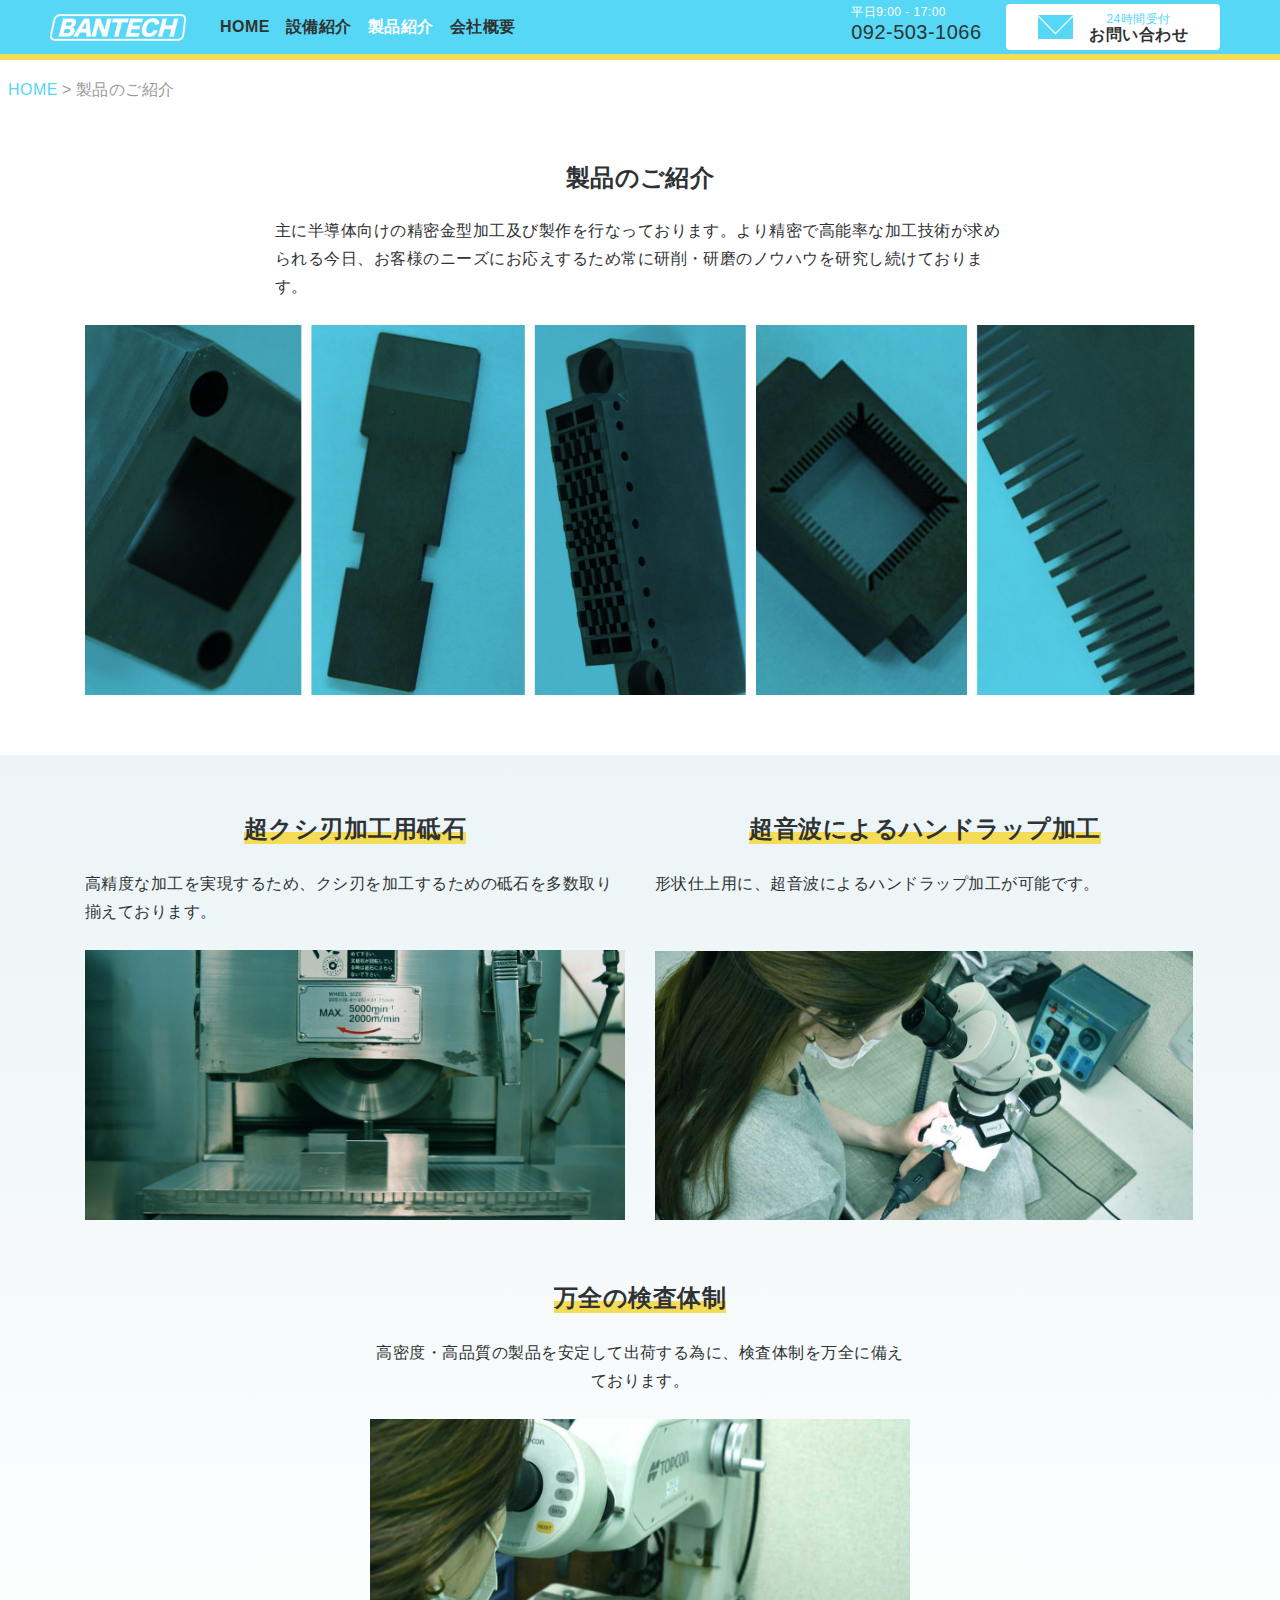
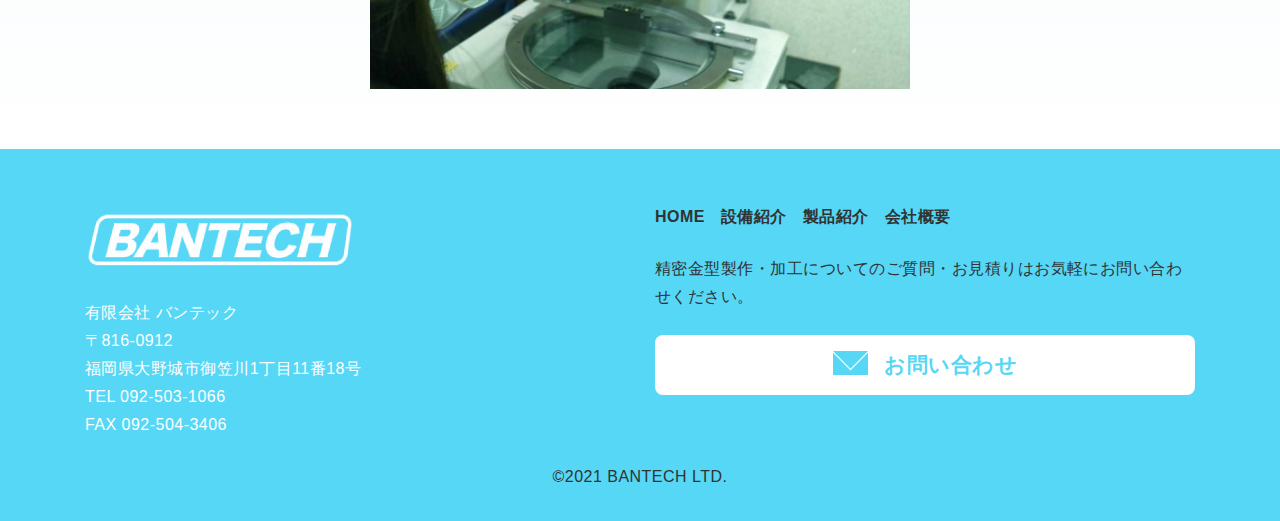
<file: products/index.html>
<!DOCTYPE html>
<html lang="ja">
    <head>
        <!-- Global site tag (gtag.js) - Google Analytics -->

        <!-- meta -->
        <title>製品のご紹介 | BANTECH-有限会社バンテック | 福岡県大野城市の精密金型製作会社</title>
        <meta name="viewport" content="width=device-width, initial-scale=1">
        <meta name="format-detection" content="telephone=no">
        <meta name="SKYPE_TOOLBAR" content="SKYPE_TOOLBAR_PARSER_COMPATIBLE">
        <meta name="description" content="製品についてご紹介するページです。弊社は福岡県大野城市にある、半導体向け金型部品加工、金型製作を行っている会社です。">
        <meta charset="utf-8">

        <!-- Open Graph Tags -->
        <meta property="og:title" content="BANTECH-有限会社バンテック | 福岡県大野城市の精密金型製作会社">
        <meta property="og:type" content="website">
        <meta property="og:site_name" content="BANTECH-有限会社バンテック | 福岡県大野城市の精密金型製作会社">
        <meta property="og:description" content="福岡県大野城市にある、半導体向け金型部品加工、金型製作を行っている会社です。">
        <meta property="og:locale" content="ja_JP">
        <meta name="twitter:text:title" content="BANTECH-有限会社バンテック | 福岡県大野城市の精密金型製作会社">
        <meta name="twitter:card" content="summary">
        <meta name="twitter:description" content="福岡県大野城市にある、半導体向け金型部品加工、金型製作を行っている会社です。">

        <!-- favicon setting -->
        <link rel="shortcut icon" href="https://bantech.jp/res/favicon.ico">
        <link rel="apple-touch-icon" sizes="180x180" href="https://bantech.jp/res/favicon.png">
        <meta name="theme-color" content="#56d7f5">

        <!-- css -->
        <link rel="stylesheet" type="text/css" href="../css/bootstrap.min.css">
        <link rel="stylesheet" type="text/css" href="../css/style.css">
        
        <!-- web-font -->

    </head>
<body>
    <header id="header">
        <nav id="nav-menu">
            <div class="menu_bar bk_blue">
                <div class="content d-flex flex-row justify-content-between justify-content-lg-start">
                    <div class="logo">
                        <a href="/"><img src="../res/logo.png" alt="BANTECH" /></a>
                    </div>
                    <ul class="d-flex flex-column flex-lg-row align-items-lg-center menu transition">
                        <li class="menu_item"><a class="transition" href="/">HOME</a></li>
                        <li class="menu_item"><a class="transition" href="/facilities/">設備紹介</a></li>
                        <li class="menu_item active"><a class="color_white" href="/products/">製品紹介</a></li>
                        <li class="menu_item"><a class="transition" href="/company/">会社概要</a></li>
                    </ul>
                    <div class="contacts center">
                        <div class="tel d-none d-lg-block">
                            <p class="color_white small">平日9:00 - 17:00</p>
                            <a class="" href="tel:0925031066">092-503-1066</a>
                        </div>
                        <div class="mail">
                            <a class="d-lg-none" href="mailto:bantech@gaea.ocn.jp">
                                <img src="../res/mailicon.svg" alt="mail">
                                <p class="small">お問い合わせ</p>
                            </a>
                            <div class="mailWrap bk_white d-none d-lg-block">
                                <a class="d-flex flex-row justify-content-center align-items-center" href="mailto:bantech@gaea.ocn.jp">
                                    <img src="../res/mailicon_blue.svg" alt="mail">
                                    <div class="d-flex flex-column">
                                        <span class="small color_blue">24時間受付</span>
                                        <p class="center bold">お問い合わせ</p>
                                    </div>
                                </a>
                            </div>
                        </div>
                    </div>
                    <div class="menu_btn d-lg-none">
                        <div id="menu_btn" class="bk_white relative">
                            <span class='menu_line transition'></span>
                            <span class='menu_line transition'></span>
                        </div>
                    </div>
                </div>
            </div>
        </nav>
        <div id="menu_bk" class="transition d-lg-none"></div>
    </header>

    <nav class="breadcrumbs">
        <ol class="d-flex flex-row">
            <li><a class="color_blue" href="/">HOME</a></li>
            <li>製品のご紹介</li>
        </ol>
    </nav>

    <section id="greeting">
        <h1 class="center bold">製品のご紹介</h1>
        <div class="container">
            <div class="row">
                <p class="col-12 col-xl-8 offset-xl-2 spacer_s">主に半導体向けの精密金型加工及び製作を行なっております。より精密で高能率な加工技術が求められる今日、お客様のニーズにお応えするため常に研削・研磨のノウハウを研究し続けております。</p>
            </div>
            <div class="row">
                <div class="col-12">
                    <img class="spacer_s" src="../res/products.jpg" alt="bantechの製品">
                    <!-- <div class="d-flex flex-row flex-wrap gallery spacer_s">
                        <img class="w-50" src="../res/product1.jpg" alt="product1">
                        <img class="w-50" src="../res/product2.jpg" alt="product2">
                        <img class="w-50" src="../res/product3.jpg" alt="product3">
                        <img class="w-50" src="../res/product4.jpg" alt="product4">
                    </div> -->
                </div>
            </div>
        </div>
    </section>

    <section id="product_info" class="bk_gradient">
        <div class="container">
            <div class="row">
                <div class="col-12 col-lg-6">
                    <div class="center">
                        <h2 class="caption bold center">超クシ刃加工用砥石</h2>
                    </div>
                    <p class="spacer_s">高精度な加工を実現するため、クシ刃を加工するための砥石を多数取り揃えております。</p>
                    <img class="spacer_s" src="../res/facility5-w.jpg" alt="超クシ刃加工用砥石">
                </div>
                <div class="col-12 col-lg-6 relative">
                    <div class="center">
                        <h2 class="caption bold center">超音波によるハンドラップ加工</h2>
                    </div>
                    <p class="spacer_s">形状仕上用に、超音波によるハンドラップ加工が可能です。</p>
                    <img class="spacer_s fit_bottom" src="../res/check1.jpg" alt="超音波によるハンドラップ加工">
                </div>
                <div class="col-12 col-lg-6 offset-lg-3 spacer_l check">
                    <div class="center">
                        <h2 class="caption bold center">万全の検査体制</h2>
                    </div>
                    <p class="spacer_s">高密度・高品質の製品を安定して出荷する為に、検査体制を万全に備えております。</p>
                    <div class="d-flex flex-column flex-lg-row">
                        <img class="spacer_s" src="../res/check2.jpg" alt="検査体制2">
                    </div>
                </div>
            </div>
        </div>
    </section>

    <footer class="bk_blue">
        <div class="container">
            <div class="row">
                <div class="col-12 col-lg-6 spacer_s">
                    <a href="/"><img class="logo" src="../res/logo.png" alt="BANTECH" /></a>
                    <p class='color_white spacer_s'>有限会社 バンテック</p>
                    <p class='color_white'>〒816-0912</p>
                    <p class='color_white'>福岡県大野城市御笠川1丁目11番18号</p>
                    <p class='color_white'>TEL 092-503-1066</p>
                    <p class='color_white'>FAX 092-504-3406</p>
                </div>
                <div class="col-12 col-lg-6 spacer_s">
                    <ul class="footernav d-flex flex-row align-items-center">
                        <li class="menu_item"><a class="bold" href="/">HOME</a></li>
                        <li class="menu_item"><a class="bold" href="/facilities/">設備紹介</a></li>
                        <li class="menu_item"><a class="bold" href="/products/">製品紹介</a></li>
                        <li class="menu_item"><a class="bold" href="/company/">会社概要</a></li>
                    </ul>
                    <p class="spacer_s">精密金型製作・加工についてのご質問・お見積りはお気軽にお問い合わせください。</p>
                    <div class="mailbox bk_white spacer_s">
                        <a class="d-flex justify-content-center" href="mailto:bantech@gaea.ocn.jp">
                            <img src="../res/mailicon_blue.svg" alt="mail">
                            <p class="color_blue bold">お問い合わせ</p>
                        </a>
                    </div>
                </div>
            </div>
        </div>
	    <p id="copyright" class="spacer_s center">&copy;2021 BANTECH LTD.</p><!-- copyright -->
    </footer>

    <!-- js -->
    <script type="text/javascript" src="../js/jquery.min.js"></script>
    <script type="text/javascript" src="../js/bootstrap.min.js"></script>
    <script type="text/javascript" src="../js/controller.js"></script>
</body>
</html>
</file>
<file: css/style.css>
/* common */
html, body{
    font-family: 'Noto Sans JP',"游ゴシック体", YuGothic, "游ゴシック Medium", "Yu Gothic Medium", "游ゴシック", "Yu Gothic", "メイリオ", sans-serif;
    font-size:14px;
    line-height: 1.75rem;
    letter-spacing: .03rem;
    width:100%;
    color: #303333;
}
ol,ul, p, span, small, strong, li, h1, h2, h3, h4, img, input, a{
    margin: 0;
    padding: 0;
    list-style: none;
    color: #303333;
}
strong{
    background:linear-gradient(transparent 70%, hsl(16, 100%, 86%) 0%) ;
    padding: 0 4px;
}
img{
    width: 100%;
    height: auto;
}
section{
    padding: 30px 0;
}
h1, h2{
    font-size: 18px;
}
h3{
    font-size:16px;
}
a{
    text-decoration: none;
}
a:hover{
    text-decoration: none;
}
@media (min-width: 993px) {
    html, body{
        font-size: 16px;
    }
    h1, h2{
        font-size: 24px;
    }
    h3{
        font-size:20px;
    }
}
@media screen and (min-width:767px) and ( max-width:992px) {
}
@media (min-width:993px) {
    section{
        padding: 60px 0;
    }
}
.color_white{
    color:#fff;
}
.color_blue{
    color:#56D7F5;
}
.color_yellow{
    color:#F5DC56;
}
.bk_blue{
    background-color:#56D7F5;
}
.bk_yellow{
    background-color:#F5DC56;
}
.bk_white{
    background-color:#Fff;
}
.bk_gradient{
    background: -moz-linear-gradient(top, #EBF4F7, #FFF);
    background: -webkit-linear-gradient(top, #EBF4F7, #FFF);
    background: linear-gradient(to bottom, #EBF4F7, #FFF);
}
.center{
    text-align: center;
}
.relative{
    position: relative;
}
.small{
    font-size: small;
}
.bold{
    font-weight: bold;
}
.transition{
    -webkit-transition: all .3s;
    transition: all .3s;
}
.spacer_s{
    margin-top: 16px;
}
.spacer_m{
    margin-top: 32px;
}
.spacer_l{
    margin-top: 64px;
}
.caption{
    display: inline-block;
    position: relative;
    background:rgba(0, 0, 0, 0) linear-gradient(transparent 60%, #F5DC56 0%) repeat scroll 0 0;
}
.gallery img{
    padding: 4px;
    height: 100%;
}
.btn_{
    font-size: 20px;
    padding: 1.5rem 16px;
    width: 100%;
    color: white;
}
@media (min-width:993px) {
    .spacer_s{
        margin-top: 24px;
    }
    .spacer_m{
        margin-top: 40px;
    }
    .spacer_l{
        margin-top: 64px;
    }
    .gallery img{
        width: calc(100% / 4) !important;
    }
    .btn_{
        font-size: 20px;
    }
    .small{
        font-size: .75rem;
    }
}

/* MENU */
#nav-menu .logo{
    display: flex;
    justify-content: center;
    align-items: center;
}
nav .menu_bar{
    position: fixed;
    bottom: 0;
    height: 70px;
    border-top: 6px solid #F5DC56;
    width: 100%;
    z-index: 2;
}
nav .content{
    height: 100%;
}
.content a{
    /* line-height: 40px; */
    text-align: center;
}
.content a img{
    width: 70%;
}
.menu{
    position: fixed;
    width: calc(10rem + 20vw);
    height: calc(100% - 70px);
    top: 0;
    right: -100vw;
    background-color:#56D7F5;
    padding: 16px;
    padding-top: 10vh;
    padding-left: 10vw;
    z-index: 2;
}
.menu.open{
    right: 0;
}
.menu .menu_item{
    color: #303333;
    margin:16px 0;
    font-size: 1.2rem;
    transition: all .3s;
}
.menu .menu_item:after{
    content: '>';
    margin-left: 1rem;
    font-weight: bold;
}
.menu .menu_item.active:after{
    color: white;
}
nav .logo,
nav .contacts,
nav .menu_btn{
    width: calc(100% / 3);
    padding: 8px;
}
nav .contacts{
    border-left:1px solid #333;
    border-right:1px solid #333;
}
nav .contacts .mail img{
    width: auto;
}
#menu_btn{
    width: 70px;
    height: 100%;
    border-radius: 8px;
    margin: 0 auto;
}
#menu_btn::after{
    content:'メニュー';
    font-size: small;
    text-align: center;
    position: absolute;
    line-height: 0;
    bottom: 14px;
    left: 0;
    width: 100%;
}
#menu_btn.open::after{
    content:'閉じる';
}
#menu_btn .menu_line{
    position: absolute;
    height: 2px;
    width: 40%;
    left: calc(50% - 20%);
    margin: 0 auto;
    background-color: #333;
}
#menu_btn .menu_line:nth-child(1){
    top: 12px;
}
#menu_btn .menu_line:nth-child(2){
    top: 18px;
}
#menu_btn.open .menu_line:nth-child(1){
    top: 14px;
    transform: rotate(45deg);
}
#menu_btn.open .menu_line:nth-child(2){
    top: 14px;
    transform: rotate(-45deg);
}
#menu_btn .menu_txt{
    position: absolute;
    bottom: 0;
    left: 0;
    width: 100%;
    font-size: small;
}
#menu_bk{
    position: fixed;
    left: -100vw;
    top: 0;
    width: 100%;
    height: 100%;
    background-color: rgba(0,0,0,.7);
    z-index: 1;
}
#menu_bk.open{
    left: 0;
}
@media (min-width: 993px) {
    #nav-menu{
        height: 60px;
    }
    .content a{
        line-height: unset;
        text-align: unset;
    }
    .content a img{
        width: 100%;
    }
    nav .menu_bar{
        top: 0;
        height: 60px;
        bottom: unset;
        border-top: unset;
        border-bottom: 6px solid #F5DC56;
    }
    nav .menu_bar .content{
        width: 100%;
        height: 100%;
        max-width: 1200px;
        margin: 0 auto;
        position: relative;
    }
    nav .logo{
        width: 13%;
        margin-right: 16px; 
    }
    nav .contacts{
        width: unset;
        display: flex;
        flex-direction: row;
        border:unset;
        position: absolute;
        right: 16px;
    }
    nav .menu{
        position: unset;
        width: unset;
        height: 100%;
        padding: 8px;
        background: unset;
    }
    .menu .menu_item {
        font-weight: bold;
        font-size: 16px;
        display: inline-block;
        padding: 0;
        margin: 0;
    }
    .menu .menu_item::after{
        content: "";
    }
    nav .contacts{
        height: 100%;
        padding: 4px;
    }
    nav .contacts .tel{
        text-align: left;
        line-height: 1rem;
    }
    nav .contacts .tel a{
        font-size: 20px;
        margin-top: 4px;
        display: inline-block;
    }
    nav .contacts .mail .mailWrap{
        padding:0px 2rem;
        border-radius: 4px;
        margin-left: 24px;
        line-height: 1rem;
        height: 100%;
    }
    nav .contacts .mail .mailWrap a{
        height: 100%;
    }
    nav .contacts .mail img {
        height: 24px;
        margin-right: 16px;
    }
}
/* FOOTER */
footer{
    padding: 30px 0;
}
#copyright{
    margin-bottom: 60px;
}
footer .mailbox{
    border-radius: 8px;
    width: 100%;
}
footer .mailbox a{
    padding: 16px;
    font-size: 1.3rem;
}
footer .mailbox img{
    width: auto;
    height: 24px;
    margin-right: 16px;
}
footer .logo{
    width: 50%;
}
footer .footernav li{
    padding-right: 16px;
}

.menu_item a:hover{
    color: white;
}
@media (min-width:993px) {
    #copyright{
        margin-bottom: 0px;
    }
    footer .footernav li{
        padding-right: 16px;
    }
}

/* breadcrumbs */
.breadcrumbs{
    margin-top: 16px;
    padding-left: 4px;
}
.breadcrumbs ol li{
    padding-left: 4px;
    color: #999;
}
.breadcrumbs ol li:after{
    content : ">";
    padding-left: 4px;
}
.breadcrumbs ol li:last-child::after{
    content: "";
}

/* HOME */
#main_visual_bk{
    width: 100%;
    height: 66vw;
}
.visual_content{
    height: 50vw;
}
.visual1{
    max-width: 1200px;
    margin: 0 auto;
    height: 100%;
}
.v_logo{
    position: absolute;
    top: 20px;
    left: calc(50% - 30%);
    width: 60%;
}
#top_image h1{
    position: absolute;
    top: calc(20px + 19vw);
    left: 0px;
    width: 100%;
    text-align: center;
}
.visual1 .skew{
    margin: 0 auto;
    width: 65%;
    height: 100%;
    background: #1db5eb;
    transform: skewX(-30deg);
}
#mainvisual{
    position: absolute;
    bottom: 0;
}
#mainvisual img{
    width: 93%;
}
.icon{
    max-height: 60px;
}
@media (min-width:993px) {
    .icon{
        height: 90px;
        max-height: unset;
    }
    .iconset{
        width: unset !important;
    }
    #main_visual_bk{
        height: 400px;
    }
    .visual_content{
        height: 240px;
    }
    .v_logo{
        top: 50px;
        left: 50px;
        width: 350px;
    }
    #top_image h1{
        top: 160px;
        left: 70px;
        text-align: left;
    }
    .visual1 .skew{
        width: 80%;
        max-width: 952px;
    }
    #mainvisual{
        width: 100%;
    }
    #mainvisual img{
        width: 70%;
        max-width: 900px;
        margin: 0 auto;
    }
}

/* FACILITY */
.tablewrap{
    /* width: 100%; */
    overflow-x: scroll;
}
#facilitiy_info h2{
    font-size: 1rem;
}
#facilitiy_info .eyecatch{
    margin-right: .7rem;
    width: 1.7rem;
    height: 1.7rem;
}
#facilitiy_info table{
    width: 100%;
    /* border-collapse: collapse; */
    white-space: nowrap;
}
#facilitiy_info table tr th{
    padding: 4px 8px;
    font-weight: normal;
}
#facilitiy_info table tr td{
    padding: .75rem 8px;
    min-width: 150px;
}
#facilitiy_info table tbody tr:nth-child(even){
    background-color: #F2F2F2;
}
#facilitiy_info table th:nth-child(1),
#facilitiy_info table td:nth-child(1){
    width: 12rem;
}
#facilitiy_info table th:nth-child(2),
#facilitiy_info table td:nth-child(2){
    width: 3rem;
    min-width: 3rem;
}
#product_info .relative{
    margin-top: 64px;
}
@media (min-width:993px) {
    .check p{
        text-align: center;
    }
    .fit_bottom{
        position: absolute;
        width: calc(100% - 32px);
        bottom: 0;
    }
    #product_info .relative{
        margin-top: 0px;
    }   
}


/* COMPANY */
.company_image{
    position: absolute;
    top: 0;
    z-index: -1;
}
section.company{
    margin-top: 40vw;
}
.company_info th,
.company_info td{
    padding: 16px;
}
.company_info th{
    width: calc(7rem + 8px);
    text-align: center;
    background-color: #F2F2F2;
    vertical-align: top;
}
</file>
